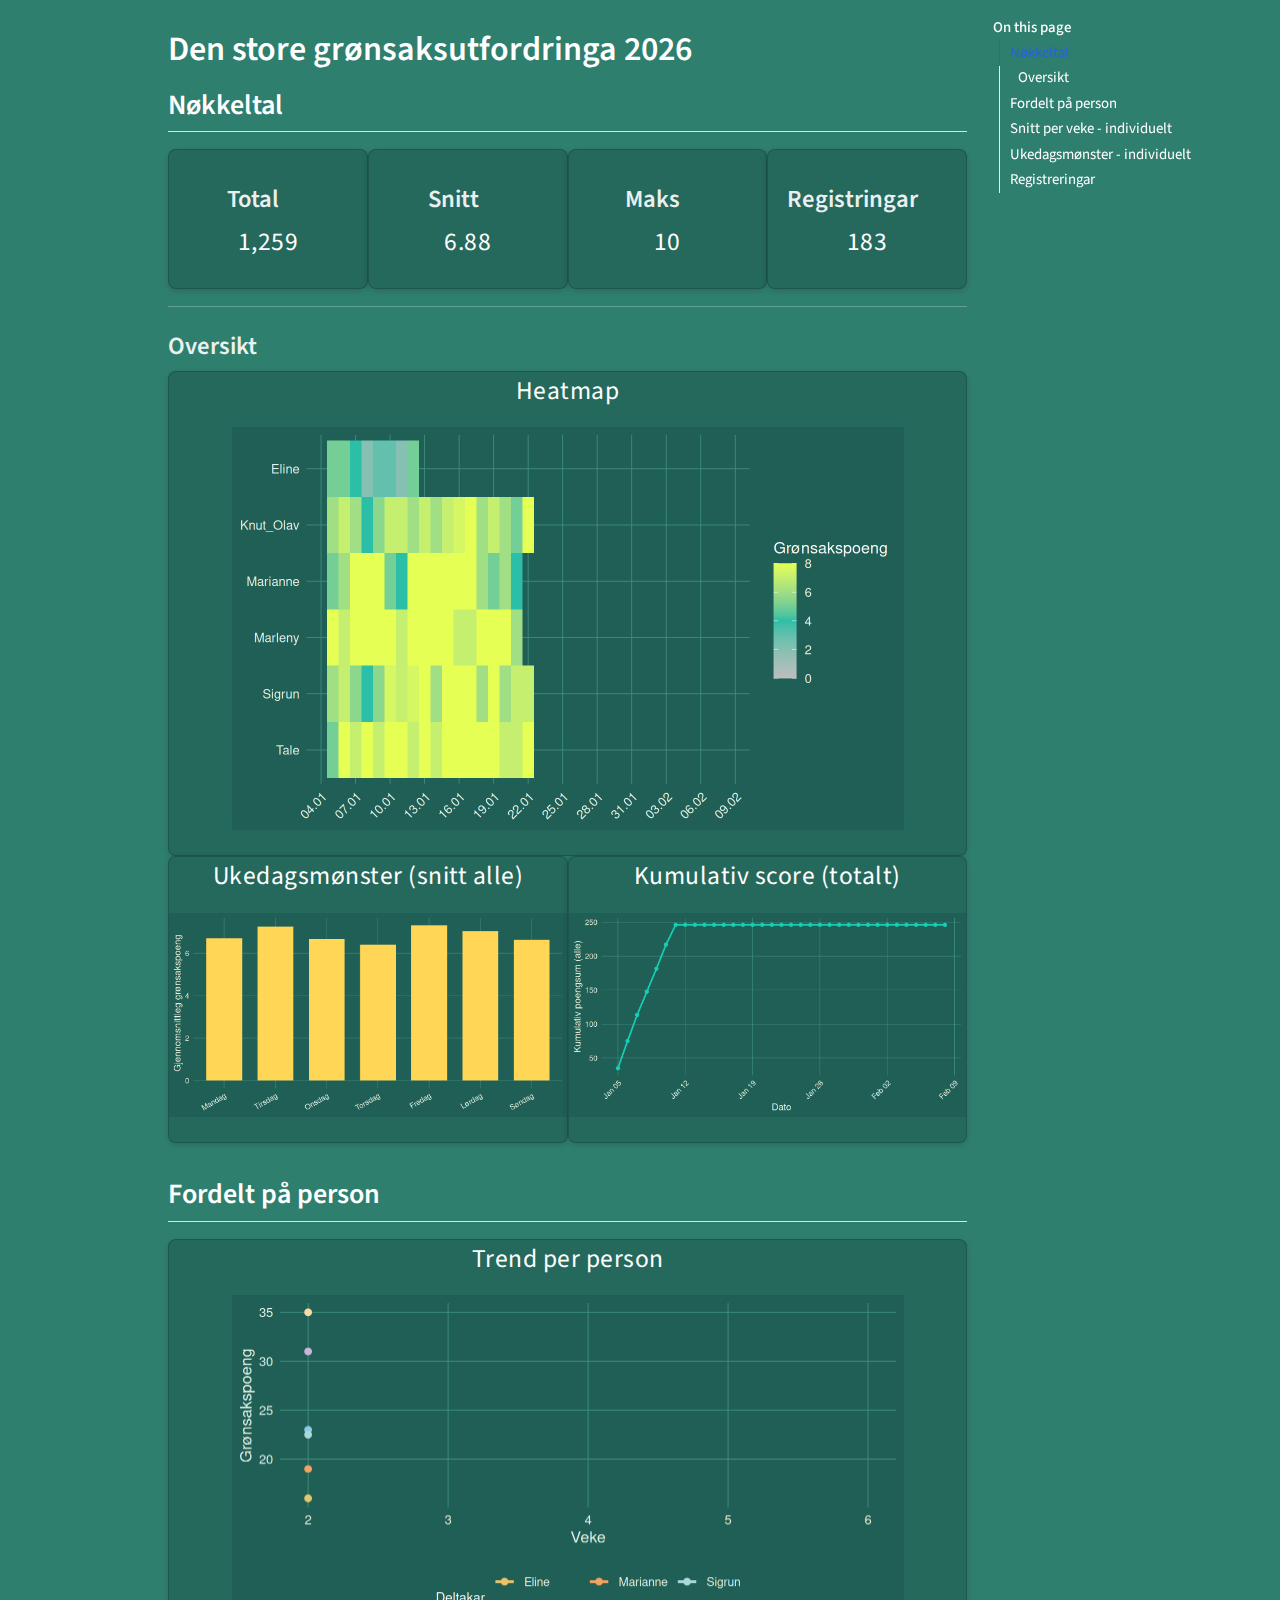
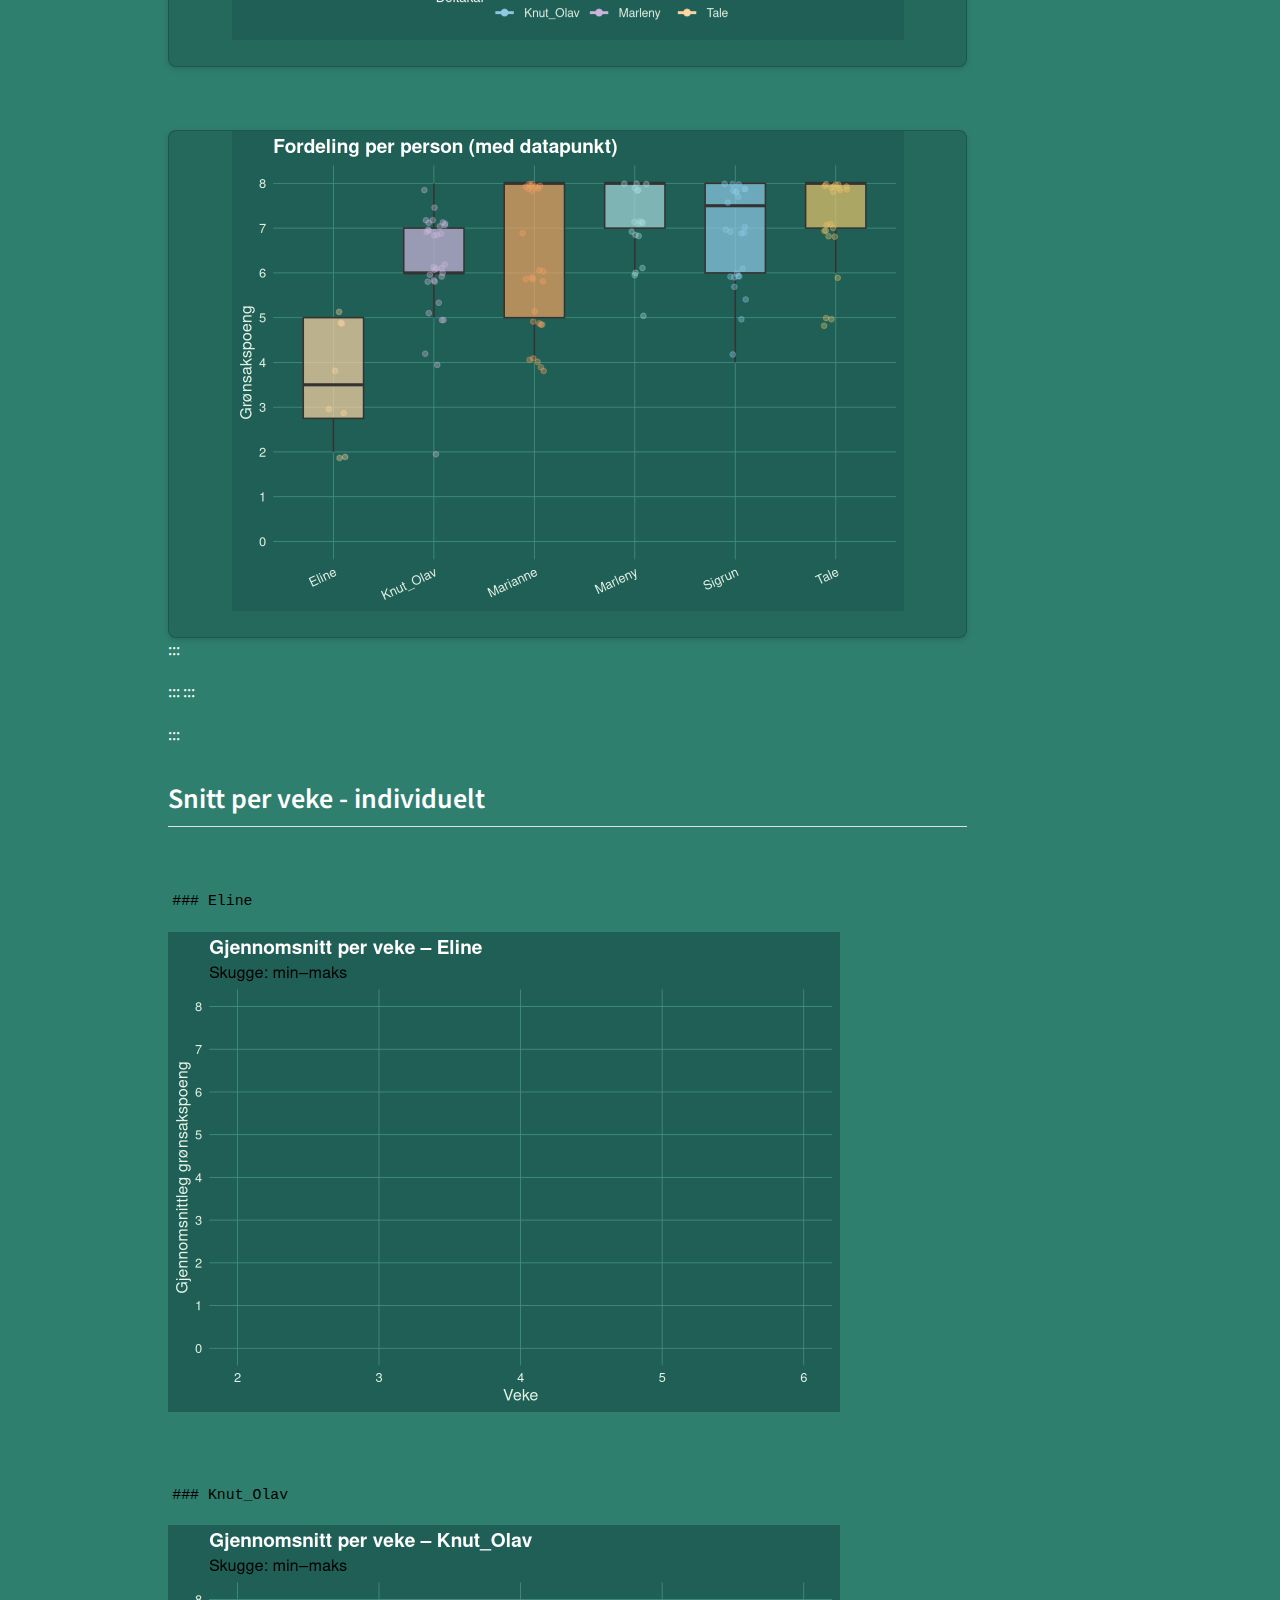
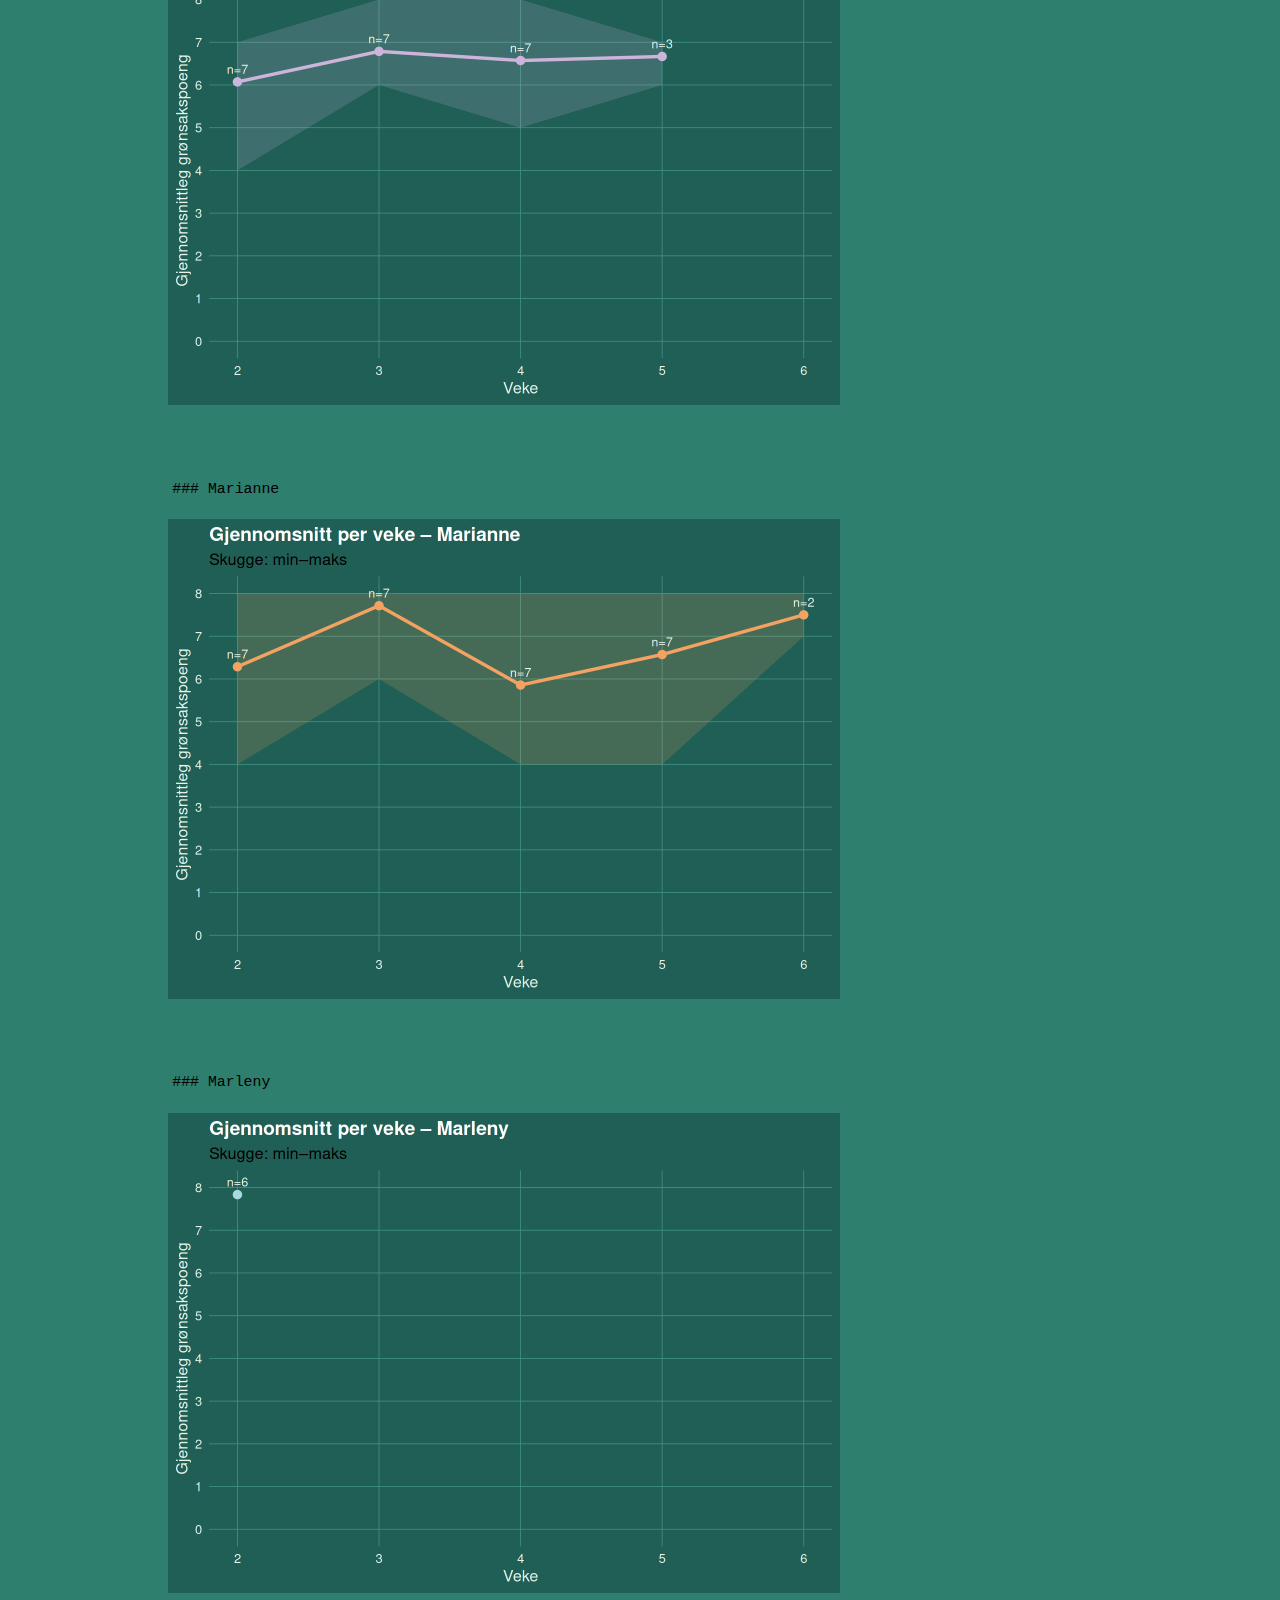
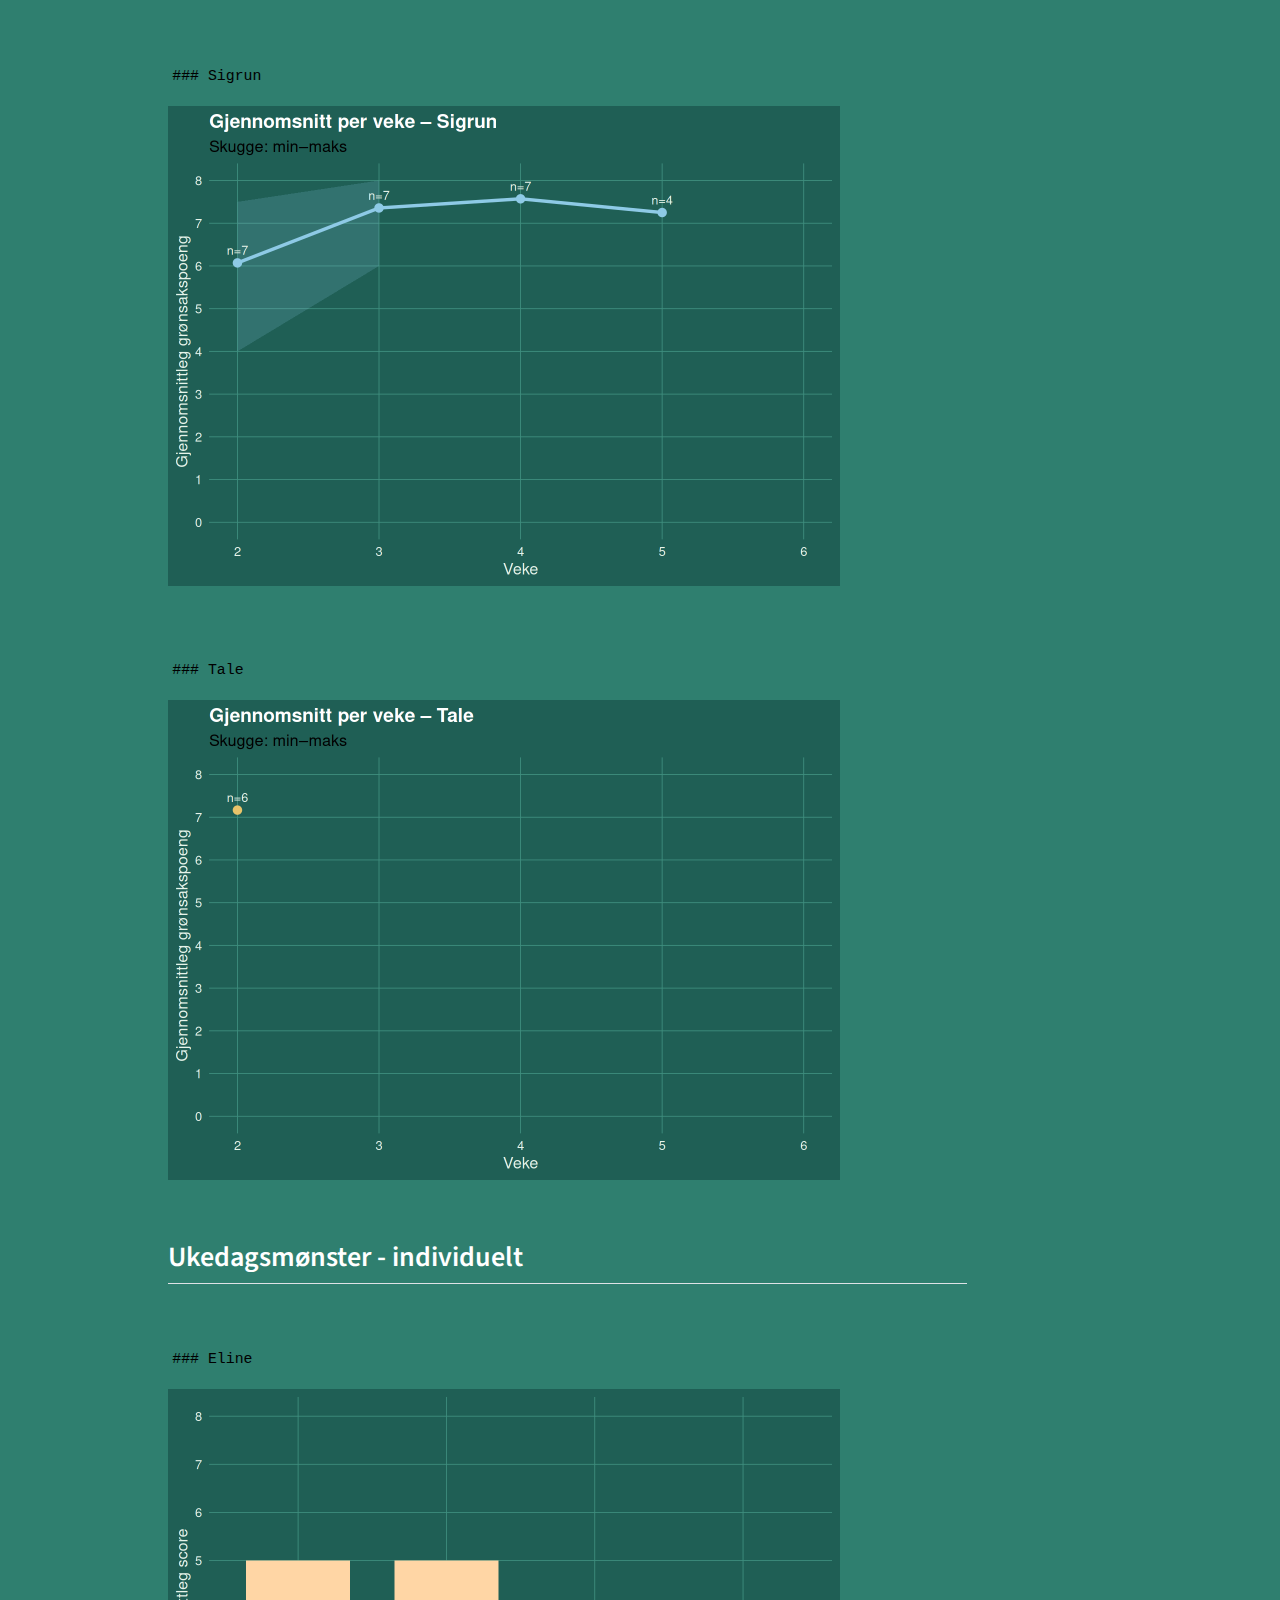
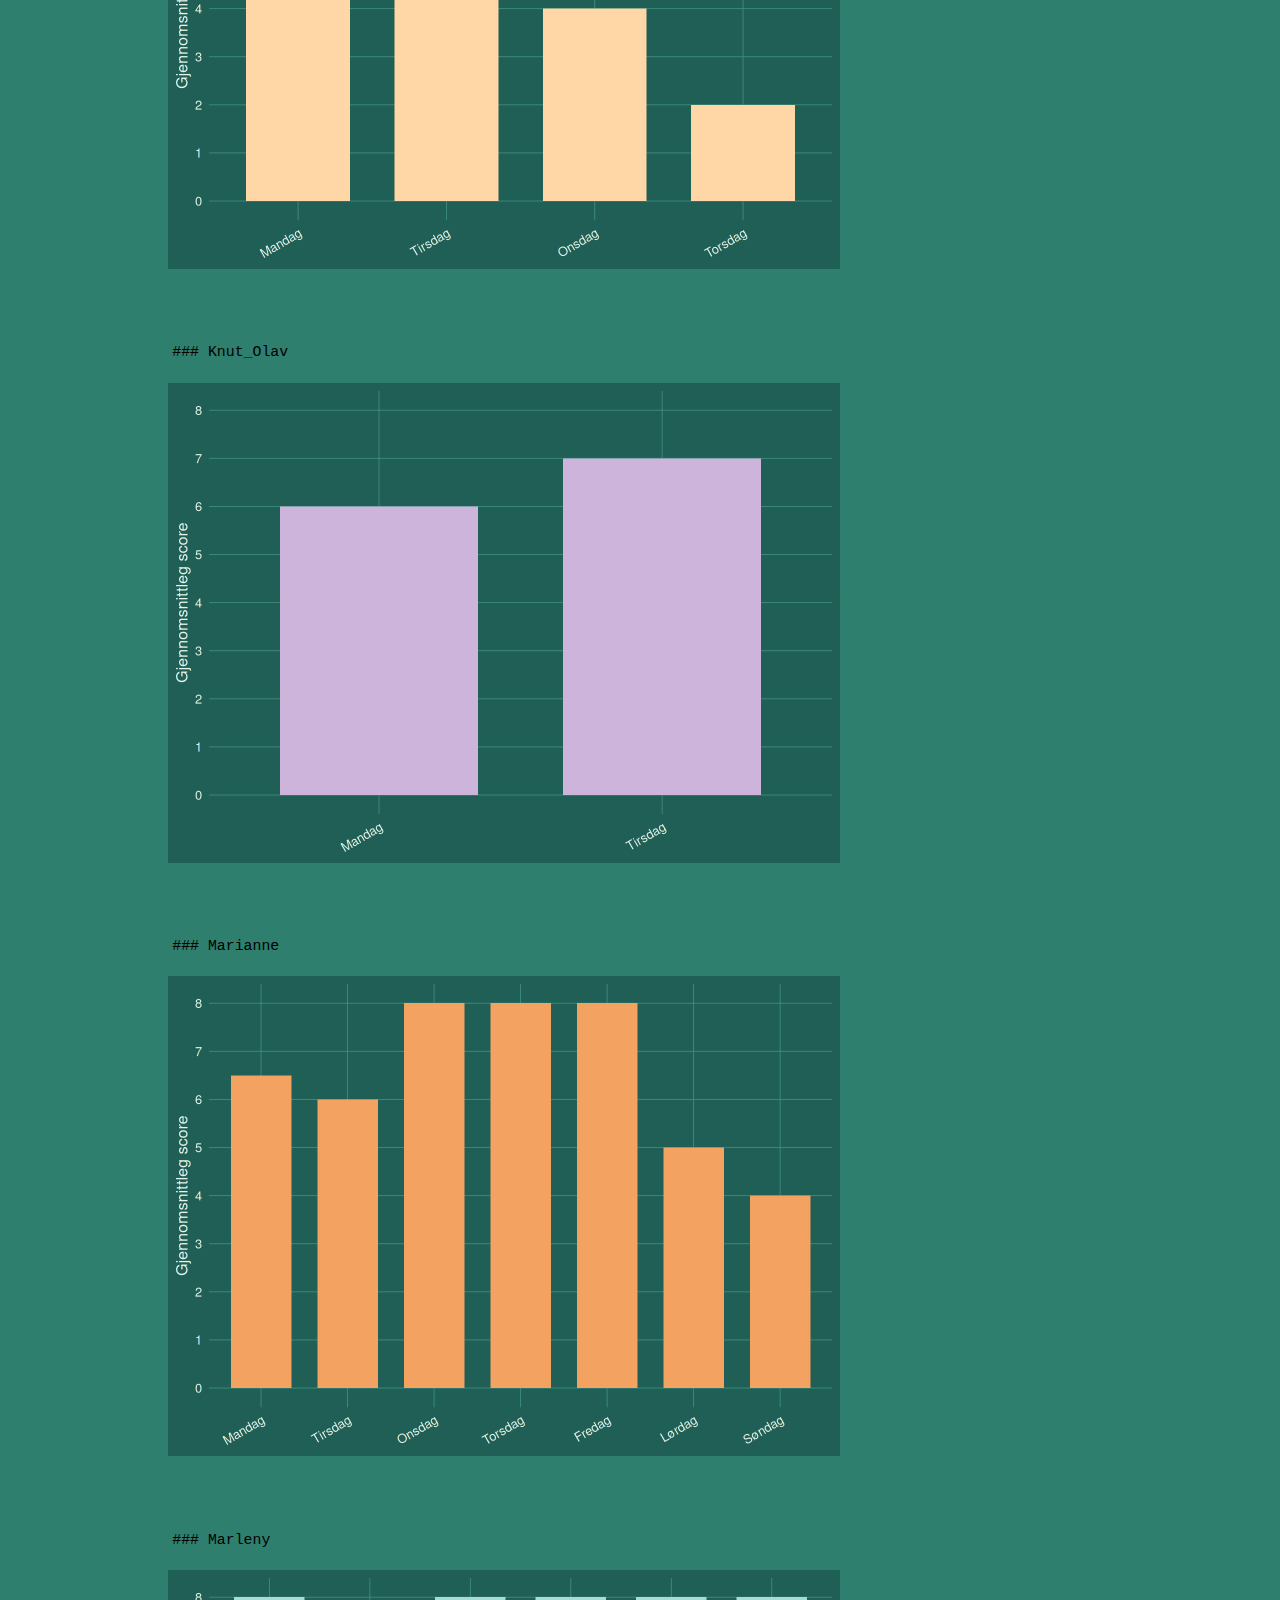
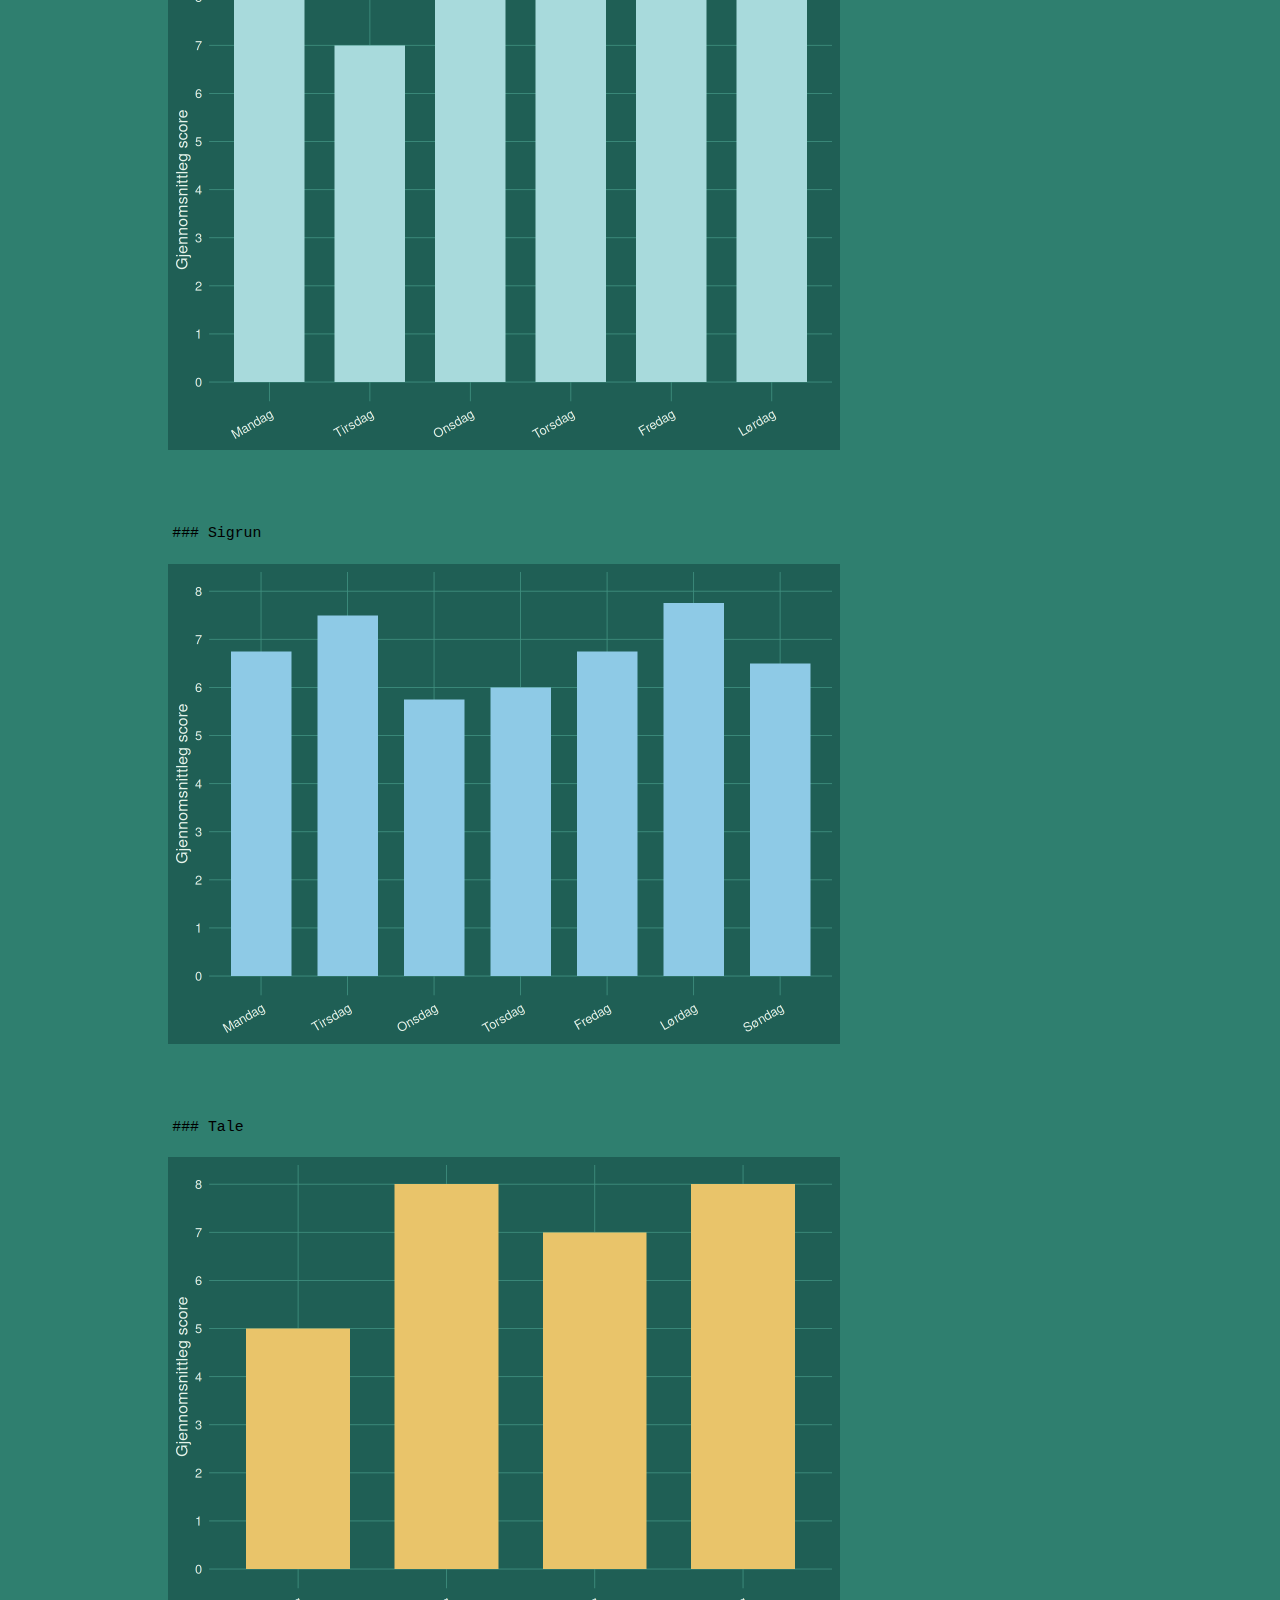
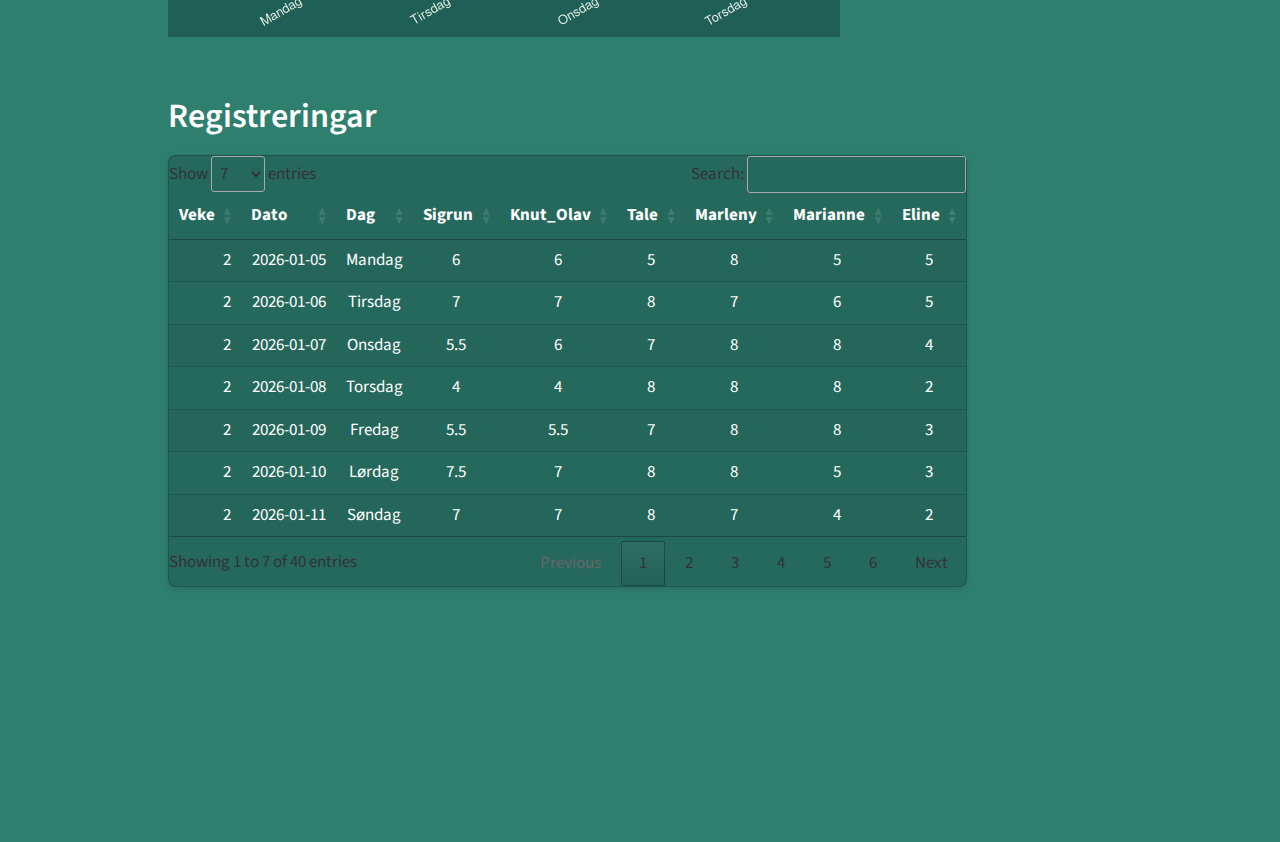
<file: docs/index.html>
<!DOCTYPE html>
<html xmlns="http://www.w3.org/1999/xhtml" lang="en" xml:lang="en"><head>

<meta charset="utf-8">
<meta name="generator" content="quarto-1.8.27">

<meta name="viewport" content="width=device-width, initial-scale=1.0, user-scalable=yes">


<title>Den store grønsaksutfordringa 2026</title>
<style>
code{white-space: pre-wrap;}
span.smallcaps{font-variant: small-caps;}
div.columns{display: flex; gap: min(4vw, 1.5em);}
div.column{flex: auto; overflow-x: auto;}
div.hanging-indent{margin-left: 1.5em; text-indent: -1.5em;}
ul.task-list{list-style: none;}
ul.task-list li input[type="checkbox"] {
  width: 0.8em;
  margin: 0 0.8em 0.2em -1em; /* quarto-specific, see https://github.com/quarto-dev/quarto-cli/issues/4556 */ 
  vertical-align: middle;
}
</style>


<script src="site_libs/quarto-nav/quarto-nav.js"></script>
<script src="site_libs/clipboard/clipboard.min.js"></script>
<script src="site_libs/quarto-search/autocomplete.umd.js"></script>
<script src="site_libs/quarto-search/fuse.min.js"></script>
<script src="site_libs/quarto-search/quarto-search.js"></script>
<meta name="quarto:offset" content="./">
<script src="site_libs/quarto-html/quarto.js" type="module"></script>
<script src="site_libs/quarto-html/tabsets/tabsets.js" type="module"></script>
<script src="site_libs/quarto-html/axe/axe-check.js" type="module"></script>
<script src="site_libs/quarto-html/popper.min.js"></script>
<script src="site_libs/quarto-html/tippy.umd.min.js"></script>
<script src="site_libs/quarto-html/anchor.min.js"></script>
<link href="site_libs/quarto-html/tippy.css" rel="stylesheet">
<link href="site_libs/quarto-html/quarto-syntax-highlighting-ed96de9b727972fe78a7b5d16c58bf87.css" rel="stylesheet" id="quarto-text-highlighting-styles">
<script src="site_libs/bootstrap/bootstrap.min.js"></script>
<link href="site_libs/bootstrap/bootstrap-icons.css" rel="stylesheet">
<link href="site_libs/bootstrap/bootstrap-afa37c5c79185640b9c231024f4fe5ea.min.css" rel="stylesheet" append-hash="true" id="quarto-bootstrap" data-mode="light">
<script id="quarto-search-options" type="application/json">{
  "location": "sidebar",
  "copy-button": false,
  "collapse-after": 3,
  "panel-placement": "start",
  "type": "textbox",
  "limit": 50,
  "keyboard-shortcut": [
    "f",
    "/",
    "s"
  ],
  "show-item-context": false,
  "language": {
    "search-no-results-text": "No results",
    "search-matching-documents-text": "matching documents",
    "search-copy-link-title": "Copy link to search",
    "search-hide-matches-text": "Hide additional matches",
    "search-more-match-text": "more match in this document",
    "search-more-matches-text": "more matches in this document",
    "search-clear-button-title": "Clear",
    "search-text-placeholder": "",
    "search-detached-cancel-button-title": "Cancel",
    "search-submit-button-title": "Submit",
    "search-label": "Search"
  }
}</script>
<link href="site_libs/htmltools-fill-0.5.9/fill.css" rel="stylesheet">
<script src="site_libs/htmlwidgets-1.6.4/htmlwidgets.js"></script>
<link href="site_libs/datatables-css-0.0.0/datatables-crosstalk.css" rel="stylesheet">
<script src="site_libs/datatables-binding-0.34.0/datatables.js"></script>
<script src="site_libs/jquery-3.6.0/jquery-3.6.0.min.js"></script>
<link href="site_libs/dt-core-1.13.6/css/jquery.dataTables.min.css" rel="stylesheet">
<link href="site_libs/dt-core-1.13.6/css/jquery.dataTables.extra.css" rel="stylesheet">
<script src="site_libs/dt-core-1.13.6/js/jquery.dataTables.min.js"></script>
<link href="site_libs/crosstalk-1.2.2/css/crosstalk.min.css" rel="stylesheet">
<script src="site_libs/crosstalk-1.2.2/js/crosstalk.min.js"></script>


<link rel="stylesheet" href="styles.css">
</head>

<body class="quarto-light">

<div id="quarto-search-results"></div>
<!-- content -->
<div id="quarto-content" class="quarto-container page-columns page-rows-contents page-layout-article">
<!-- sidebar -->
<!-- margin-sidebar -->
    <div id="quarto-margin-sidebar" class="sidebar margin-sidebar">
        <nav id="TOC" role="doc-toc" class="toc-active">
    <h2 id="toc-title">On this page</h2>
   
  <ul>
  <li><a href="#nøkkeltal" id="toc-nøkkeltal" class="nav-link active" data-scroll-target="#nøkkeltal">Nøkkeltal</a>
  <ul class="collapse">
  <li><a href="#oversikt" id="toc-oversikt" class="nav-link" data-scroll-target="#oversikt">Oversikt</a></li>
  </ul></li>
  <li><a href="#fordelt-på-person" id="toc-fordelt-på-person" class="nav-link" data-scroll-target="#fordelt-på-person">Fordelt på person</a>
  <ul class="collapse">
  <li><a href="#section" id="toc-section" class="nav-link" data-scroll-target="#section"></a></li>
  </ul></li>
  <li><a href="#snitt-per-veke---individuelt" id="toc-snitt-per-veke---individuelt" class="nav-link" data-scroll-target="#snitt-per-veke---individuelt">Snitt per veke - individuelt</a></li>
  <li><a href="#ukedagsmønster---individuelt" id="toc-ukedagsmønster---individuelt" class="nav-link" data-scroll-target="#ukedagsmønster---individuelt">Ukedagsmønster - individuelt</a></li>
  <li><a href="#registreringar" id="toc-registreringar" class="nav-link" data-scroll-target="#registreringar">Registreringar</a></li>
  </ul>
</nav>
    </div>
<!-- main -->
<main class="content" id="quarto-document-content">

<header id="title-block-header" class="quarto-title-block default">
<div class="quarto-title">
<h1 class="title">Den store grønsaksutfordringa 2026</h1>
</div>



<div class="quarto-title-meta">

    
  
    
  </div>
  


</header>


<section id="nøkkeltal" class="level2 tabset">
<h2 class="tabset anchored" data-anchor-id="nøkkeltal">Nøkkeltal</h2>
<div class="columns">
<div class="column" style="width:25%;">
<section id="total" class="level3 card">
<h3 class="anchored" data-anchor-id="total">Total</h3>
<p>1,259</p>
</section>
</div><div class="column" style="width:25%;">
<section id="snitt" class="level3 card">
<h3 class="anchored" data-anchor-id="snitt">Snitt</h3>
<p>6.88</p>
</section>
</div><div class="column" style="width:25%;">
<section id="maks" class="level3 card">
<h3 class="anchored" data-anchor-id="maks">Maks</h3>
<p>10</p>
</section>
</div><div class="column" style="width:25%;">
<section id="registringar" class="level3 card">
<h3 class="anchored" data-anchor-id="registringar">Registringar</h3>
<p>183</p>
</section>
</div>
</div>
<hr>
<section id="oversikt" class="level3">
<h3 class="anchored" data-anchor-id="oversikt">Oversikt</h3>
<div class="card">
<p>Heatmap</p>
<div class="cell">
<div class="cell-output-display">
<div>
<figure class="figure">
<p><img src="index_files/figure-html/unnamed-chunk-6-1.png" class="img-fluid figure-img" width="672"></p>
</figure>
</div>
</div>
</div>
</div>
<div class="columns">
<div class="column" style="width:50%;">
<div class="card">
<p>Ukedagsmønster (snitt alle)</p>
<div class="cell">
<div class="cell-output-display">
<div>
<figure class="figure">
<p><img src="index_files/figure-html/unnamed-chunk-7-1.png" class="img-fluid figure-img" width="672"></p>
</figure>
</div>
</div>
</div>
</div>
</div><div class="column" style="width:50%;">
<div class="card">
<p>Kumulativ score (totalt)</p>
<div class="cell">
<div class="cell-output-display">
<div>
<figure class="figure">
<p><img src="index_files/figure-html/unnamed-chunk-8-1.png" class="img-fluid figure-img" width="672"></p>
</figure>
</div>
</div>
</div>
</div>
</div>
</div>
</section>
</section>
<section id="fordelt-på-person" class="level2">
<h2 class="anchored" data-anchor-id="fordelt-på-person">Fordelt på person</h2>
<div class="card">
<p>Trend per person</p>
<div class="cell">
<div class="cell-output-display">
<div>
<figure class="figure">
<p><img src="index_files/figure-html/unnamed-chunk-9-1.png" class="img-fluid figure-img" width="672"></p>
</figure>
</div>
</div>
</div>
</div>
<section id="section" class="level3">
<h3 class="anchored" data-anchor-id="section"></h3>
<div class="card">
<div class="cell">
<div class="cell-output-display">
<div>
<figure class="figure">
<p><img src="index_files/figure-html/unnamed-chunk-10-1.png" class="img-fluid figure-img" width="672"></p>
</figure>
</div>
</div>
</div>
</div>
<p>:::</p>
<p>::: :::</p>
<p>:::</p>
</section>
</section>
<section id="snitt-per-veke---individuelt" class="level2 tabset">
<h2 class="tabset anchored" data-anchor-id="snitt-per-veke---individuelt">Snitt per veke - individuelt</h2>
<div class="cell">
<div class="cell-output cell-output-stdout">
<pre><code>

### Eline</code></pre>
</div>
<div class="cell-output-display">
<div>
<figure class="figure">
<p><img src="index_files/figure-html/unnamed-chunk-11-1.png" class="img-fluid figure-img" width="672"></p>
</figure>
</div>
</div>
<div class="cell-output cell-output-stdout">
<pre><code>

### Knut_Olav</code></pre>
</div>
<div class="cell-output-display">
<div>
<figure class="figure">
<p><img src="index_files/figure-html/unnamed-chunk-11-2.png" class="img-fluid figure-img" width="672"></p>
</figure>
</div>
</div>
<div class="cell-output cell-output-stdout">
<pre><code>

### Marianne</code></pre>
</div>
<div class="cell-output-display">
<div>
<figure class="figure">
<p><img src="index_files/figure-html/unnamed-chunk-11-3.png" class="img-fluid figure-img" width="672"></p>
</figure>
</div>
</div>
<div class="cell-output cell-output-stdout">
<pre><code>

### Marleny</code></pre>
</div>
<div class="cell-output-display">
<div>
<figure class="figure">
<p><img src="index_files/figure-html/unnamed-chunk-11-4.png" class="img-fluid figure-img" width="672"></p>
</figure>
</div>
</div>
<div class="cell-output cell-output-stdout">
<pre><code>

### Sigrun</code></pre>
</div>
<div class="cell-output-display">
<div>
<figure class="figure">
<p><img src="index_files/figure-html/unnamed-chunk-11-5.png" class="img-fluid figure-img" width="672"></p>
</figure>
</div>
</div>
<div class="cell-output cell-output-stdout">
<pre><code>

### Tale</code></pre>
</div>
<div class="cell-output-display">
<div>
<figure class="figure">
<p><img src="index_files/figure-html/unnamed-chunk-11-6.png" class="img-fluid figure-img" width="672"></p>
</figure>
</div>
</div>
</div>
</section>
<section id="ukedagsmønster---individuelt" class="level2 tabset">
<h2 class="tabset anchored" data-anchor-id="ukedagsmønster---individuelt">Ukedagsmønster - individuelt</h2>
<div class="cell">
<div class="cell-output cell-output-stdout">
<pre><code>

### Eline</code></pre>
</div>
<div class="cell-output-display">
<div>
<figure class="figure">
<p><img src="index_files/figure-html/unnamed-chunk-12-1.png" class="img-fluid figure-img" width="672"></p>
</figure>
</div>
</div>
<div class="cell-output cell-output-stdout">
<pre><code>

### Knut_Olav</code></pre>
</div>
<div class="cell-output-display">
<div>
<figure class="figure">
<p><img src="index_files/figure-html/unnamed-chunk-12-2.png" class="img-fluid figure-img" width="672"></p>
</figure>
</div>
</div>
<div class="cell-output cell-output-stdout">
<pre><code>

### Marianne</code></pre>
</div>
<div class="cell-output-display">
<div>
<figure class="figure">
<p><img src="index_files/figure-html/unnamed-chunk-12-3.png" class="img-fluid figure-img" width="672"></p>
</figure>
</div>
</div>
<div class="cell-output cell-output-stdout">
<pre><code>

### Marleny</code></pre>
</div>
<div class="cell-output-display">
<div>
<figure class="figure">
<p><img src="index_files/figure-html/unnamed-chunk-12-4.png" class="img-fluid figure-img" width="672"></p>
</figure>
</div>
</div>
<div class="cell-output cell-output-stdout">
<pre><code>

### Sigrun</code></pre>
</div>
<div class="cell-output-display">
<div>
<figure class="figure">
<p><img src="index_files/figure-html/unnamed-chunk-12-5.png" class="img-fluid figure-img" width="672"></p>
</figure>
</div>
</div>
<div class="cell-output cell-output-stdout">
<pre><code>

### Tale</code></pre>
</div>
<div class="cell-output-display">
<div>
<figure class="figure">
<p><img src="index_files/figure-html/unnamed-chunk-12-6.png" class="img-fluid figure-img" width="672"></p>
</figure>
</div>
</div>
</div>
</section>
<section id="registreringar" class="level1">
<h1>Registreringar</h1>
<div class="card">
<div class="cell">
<div class="cell-output-display">
<div class="datatables html-widget html-fill-item" id="htmlwidget-39523d2034b22581926a" style="width:100%;height:auto;"></div>
<script type="application/json" data-for="htmlwidget-39523d2034b22581926a">{"x":{"filter":"none","vertical":false,"data":[[2,2,2,2,2,2,2,3,3,3,3,3,3,3,4,4,4,4,4,4,4,5,5,5,5,5,5,5,6,6,6,6,6,6,6,null,null,null,null,null],["2026-01-05","2026-01-06","2026-01-07","2026-01-08","2026-01-09","2026-01-10","2026-01-11","2026-01-12","2026-01-13","2026-01-14","2026-01-15","2026-01-16","2026-01-17","2026-01-18","2026-01-19","2026-01-20","2026-01-21","2026-01-22","2026-01-23","2026-01-24","2026-01-25","2026-01-26","2026-01-27","2026-01-28","2026-01-29","2026-01-30","2026-01-31","2026-02-01","2026-02-02","2026-02-03","2026-02-04","2026-02-05","2026-02-06","2026-02-07","2026-02-08",null,null,null,null,null],["Mandag","Tirsdag","Onsdag","Torsdag","Fredag","Lørdag","Søndag","Mandag","Tirsdag","Onsdag","Torsdag","Fredag","Lørdag","Søndag","Mandag","Tirsdag","Onsdag","Torsdag","Fredag","Lørdag","Søndag","Mandag","Tirsdag","Onsdag","Torsdag","Fredag","Lørdag","Søndag","Mandag","Tirsdag","Onsdag","Torsdag","Fredag","Lørdag","Søndag",null,null,null,null,null],["6","7","5.5","4","5.5","7.5","7","7.5","8","6","8","8","8","6","8","6","7","7","9","8","8","6","10","8","5","7","6","9","8","8","8","8","8","8","8",null,null,null,null,null],["6","7","6","4","5.5","7","7","6","7","6","7","7.5","8","6","7","6","5","8","7","6","7","6","7","7","2","7","4","6","7","6","6","8","7","5","5",null,null,null,null,null],["5","8","7","8","7","8","8","7","8","7","8","8","8","8","8","7","7","8","8","7","8","8","8","8","8","8","6","8","8","8","8","8","8","5","5",null,null,null,null,null],["8","7","8","8","8","8","7","8","8","8","8","7","7","8","8","8","6","7","8","8","8","8","8","8","8","7","7","6","5","6","8","8","8","8","7",null,null,null,null,null],["5","6","8","8","8","5","4","8","8","8","8","8","8","6","5","6","4","6","8","6","6","8","8","8","4","8","5","5","7","8","8","8","8","4","4",null,null,null,null,null],["5","5","4","2","3","3","2","5",null,null,null,null,null,null,null,null,null,null,null,null,null,null,null,null,null,null,null,null,null,null,null,null,null,null,null,null,null,null,null,null]],"container":"<table class=\"display\">\n  <thead>\n    <tr>\n      <th>Veke<\/th>\n      <th>Dato<\/th>\n      <th>Dag<\/th>\n      <th>Sigrun<\/th>\n      <th>Knut_Olav<\/th>\n      <th>Tale<\/th>\n      <th>Marleny<\/th>\n      <th>Marianne<\/th>\n      <th>Eline<\/th>\n    <\/tr>\n  <\/thead>\n<\/table>","options":{"pageLength":7,"scrollX":true,"columnDefs":[{"className":"dt-right","targets":0},{"name":"Veke","targets":0},{"name":"Dato","targets":1},{"name":"Dag","targets":2},{"name":"Sigrun","targets":3},{"name":"Knut_Olav","targets":4},{"name":"Tale","targets":5},{"name":"Marleny","targets":6},{"name":"Marianne","targets":7},{"name":"Eline","targets":8}],"order":[],"autoWidth":false,"orderClasses":false,"lengthMenu":[7,10,25,50,100]}},"evals":[],"jsHooks":[]}</script>
</div>
</div>
</div>


</section>

</main> <!-- /main -->
<script id="quarto-html-after-body" type="application/javascript">
  window.document.addEventListener("DOMContentLoaded", function (event) {
    const icon = "";
    const anchorJS = new window.AnchorJS();
    anchorJS.options = {
      placement: 'right',
      icon: icon
    };
    anchorJS.add('.anchored');
    const isCodeAnnotation = (el) => {
      for (const clz of el.classList) {
        if (clz.startsWith('code-annotation-')) {                     
          return true;
        }
      }
      return false;
    }
    const onCopySuccess = function(e) {
      // button target
      const button = e.trigger;
      // don't keep focus
      button.blur();
      // flash "checked"
      button.classList.add('code-copy-button-checked');
      var currentTitle = button.getAttribute("title");
      button.setAttribute("title", "Copied!");
      let tooltip;
      if (window.bootstrap) {
        button.setAttribute("data-bs-toggle", "tooltip");
        button.setAttribute("data-bs-placement", "left");
        button.setAttribute("data-bs-title", "Copied!");
        tooltip = new bootstrap.Tooltip(button, 
          { trigger: "manual", 
            customClass: "code-copy-button-tooltip",
            offset: [0, -8]});
        tooltip.show();    
      }
      setTimeout(function() {
        if (tooltip) {
          tooltip.hide();
          button.removeAttribute("data-bs-title");
          button.removeAttribute("data-bs-toggle");
          button.removeAttribute("data-bs-placement");
        }
        button.setAttribute("title", currentTitle);
        button.classList.remove('code-copy-button-checked');
      }, 1000);
      // clear code selection
      e.clearSelection();
    }
    const getTextToCopy = function(trigger) {
      const outerScaffold = trigger.parentElement.cloneNode(true);
      const codeEl = outerScaffold.querySelector('code');
      for (const childEl of codeEl.children) {
        if (isCodeAnnotation(childEl)) {
          childEl.remove();
        }
      }
      return codeEl.innerText;
    }
    const clipboard = new window.ClipboardJS('.code-copy-button:not([data-in-quarto-modal])', {
      text: getTextToCopy
    });
    clipboard.on('success', onCopySuccess);
    if (window.document.getElementById('quarto-embedded-source-code-modal')) {
      const clipboardModal = new window.ClipboardJS('.code-copy-button[data-in-quarto-modal]', {
        text: getTextToCopy,
        container: window.document.getElementById('quarto-embedded-source-code-modal')
      });
      clipboardModal.on('success', onCopySuccess);
    }
      var localhostRegex = new RegExp(/^(?:http|https):\/\/localhost\:?[0-9]*\//);
      var mailtoRegex = new RegExp(/^mailto:/);
        var filterRegex = new RegExp('/' + window.location.host + '/');
      var isInternal = (href) => {
          return filterRegex.test(href) || localhostRegex.test(href) || mailtoRegex.test(href);
      }
      // Inspect non-navigation links and adorn them if external
     var links = window.document.querySelectorAll('a[href]:not(.nav-link):not(.navbar-brand):not(.toc-action):not(.sidebar-link):not(.sidebar-item-toggle):not(.pagination-link):not(.no-external):not([aria-hidden]):not(.dropdown-item):not(.quarto-navigation-tool):not(.about-link)');
      for (var i=0; i<links.length; i++) {
        const link = links[i];
        if (!isInternal(link.href)) {
          // undo the damage that might have been done by quarto-nav.js in the case of
          // links that we want to consider external
          if (link.dataset.originalHref !== undefined) {
            link.href = link.dataset.originalHref;
          }
        }
      }
    function tippyHover(el, contentFn, onTriggerFn, onUntriggerFn) {
      const config = {
        allowHTML: true,
        maxWidth: 500,
        delay: 100,
        arrow: false,
        appendTo: function(el) {
            return el.parentElement;
        },
        interactive: true,
        interactiveBorder: 10,
        theme: 'quarto',
        placement: 'bottom-start',
      };
      if (contentFn) {
        config.content = contentFn;
      }
      if (onTriggerFn) {
        config.onTrigger = onTriggerFn;
      }
      if (onUntriggerFn) {
        config.onUntrigger = onUntriggerFn;
      }
      window.tippy(el, config); 
    }
    const noterefs = window.document.querySelectorAll('a[role="doc-noteref"]');
    for (var i=0; i<noterefs.length; i++) {
      const ref = noterefs[i];
      tippyHover(ref, function() {
        // use id or data attribute instead here
        let href = ref.getAttribute('data-footnote-href') || ref.getAttribute('href');
        try { href = new URL(href).hash; } catch {}
        const id = href.replace(/^#\/?/, "");
        const note = window.document.getElementById(id);
        if (note) {
          return note.innerHTML;
        } else {
          return "";
        }
      });
    }
    const xrefs = window.document.querySelectorAll('a.quarto-xref');
    const processXRef = (id, note) => {
      // Strip column container classes
      const stripColumnClz = (el) => {
        el.classList.remove("page-full", "page-columns");
        if (el.children) {
          for (const child of el.children) {
            stripColumnClz(child);
          }
        }
      }
      stripColumnClz(note)
      if (id === null || id.startsWith('sec-')) {
        // Special case sections, only their first couple elements
        const container = document.createElement("div");
        if (note.children && note.children.length > 2) {
          container.appendChild(note.children[0].cloneNode(true));
          for (let i = 1; i < note.children.length; i++) {
            const child = note.children[i];
            if (child.tagName === "P" && child.innerText === "") {
              continue;
            } else {
              container.appendChild(child.cloneNode(true));
              break;
            }
          }
          if (window.Quarto?.typesetMath) {
            window.Quarto.typesetMath(container);
          }
          return container.innerHTML
        } else {
          if (window.Quarto?.typesetMath) {
            window.Quarto.typesetMath(note);
          }
          return note.innerHTML;
        }
      } else {
        // Remove any anchor links if they are present
        const anchorLink = note.querySelector('a.anchorjs-link');
        if (anchorLink) {
          anchorLink.remove();
        }
        if (window.Quarto?.typesetMath) {
          window.Quarto.typesetMath(note);
        }
        if (note.classList.contains("callout")) {
          return note.outerHTML;
        } else {
          return note.innerHTML;
        }
      }
    }
    for (var i=0; i<xrefs.length; i++) {
      const xref = xrefs[i];
      tippyHover(xref, undefined, function(instance) {
        instance.disable();
        let url = xref.getAttribute('href');
        let hash = undefined; 
        if (url.startsWith('#')) {
          hash = url;
        } else {
          try { hash = new URL(url).hash; } catch {}
        }
        if (hash) {
          const id = hash.replace(/^#\/?/, "");
          const note = window.document.getElementById(id);
          if (note !== null) {
            try {
              const html = processXRef(id, note.cloneNode(true));
              instance.setContent(html);
            } finally {
              instance.enable();
              instance.show();
            }
          } else {
            // See if we can fetch this
            fetch(url.split('#')[0])
            .then(res => res.text())
            .then(html => {
              const parser = new DOMParser();
              const htmlDoc = parser.parseFromString(html, "text/html");
              const note = htmlDoc.getElementById(id);
              if (note !== null) {
                const html = processXRef(id, note);
                instance.setContent(html);
              } 
            }).finally(() => {
              instance.enable();
              instance.show();
            });
          }
        } else {
          // See if we can fetch a full url (with no hash to target)
          // This is a special case and we should probably do some content thinning / targeting
          fetch(url)
          .then(res => res.text())
          .then(html => {
            const parser = new DOMParser();
            const htmlDoc = parser.parseFromString(html, "text/html");
            const note = htmlDoc.querySelector('main.content');
            if (note !== null) {
              // This should only happen for chapter cross references
              // (since there is no id in the URL)
              // remove the first header
              if (note.children.length > 0 && note.children[0].tagName === "HEADER") {
                note.children[0].remove();
              }
              const html = processXRef(null, note);
              instance.setContent(html);
            } 
          }).finally(() => {
            instance.enable();
            instance.show();
          });
        }
      }, function(instance) {
      });
    }
        let selectedAnnoteEl;
        const selectorForAnnotation = ( cell, annotation) => {
          let cellAttr = 'data-code-cell="' + cell + '"';
          let lineAttr = 'data-code-annotation="' +  annotation + '"';
          const selector = 'span[' + cellAttr + '][' + lineAttr + ']';
          return selector;
        }
        const selectCodeLines = (annoteEl) => {
          const doc = window.document;
          const targetCell = annoteEl.getAttribute("data-target-cell");
          const targetAnnotation = annoteEl.getAttribute("data-target-annotation");
          const annoteSpan = window.document.querySelector(selectorForAnnotation(targetCell, targetAnnotation));
          const lines = annoteSpan.getAttribute("data-code-lines").split(",");
          const lineIds = lines.map((line) => {
            return targetCell + "-" + line;
          })
          let top = null;
          let height = null;
          let parent = null;
          if (lineIds.length > 0) {
              //compute the position of the single el (top and bottom and make a div)
              const el = window.document.getElementById(lineIds[0]);
              top = el.offsetTop;
              height = el.offsetHeight;
              parent = el.parentElement.parentElement;
            if (lineIds.length > 1) {
              const lastEl = window.document.getElementById(lineIds[lineIds.length - 1]);
              const bottom = lastEl.offsetTop + lastEl.offsetHeight;
              height = bottom - top;
            }
            if (top !== null && height !== null && parent !== null) {
              // cook up a div (if necessary) and position it 
              let div = window.document.getElementById("code-annotation-line-highlight");
              if (div === null) {
                div = window.document.createElement("div");
                div.setAttribute("id", "code-annotation-line-highlight");
                div.style.position = 'absolute';
                parent.appendChild(div);
              }
              div.style.top = top - 2 + "px";
              div.style.height = height + 4 + "px";
              div.style.left = 0;
              let gutterDiv = window.document.getElementById("code-annotation-line-highlight-gutter");
              if (gutterDiv === null) {
                gutterDiv = window.document.createElement("div");
                gutterDiv.setAttribute("id", "code-annotation-line-highlight-gutter");
                gutterDiv.style.position = 'absolute';
                const codeCell = window.document.getElementById(targetCell);
                const gutter = codeCell.querySelector('.code-annotation-gutter');
                gutter.appendChild(gutterDiv);
              }
              gutterDiv.style.top = top - 2 + "px";
              gutterDiv.style.height = height + 4 + "px";
            }
            selectedAnnoteEl = annoteEl;
          }
        };
        const unselectCodeLines = () => {
          const elementsIds = ["code-annotation-line-highlight", "code-annotation-line-highlight-gutter"];
          elementsIds.forEach((elId) => {
            const div = window.document.getElementById(elId);
            if (div) {
              div.remove();
            }
          });
          selectedAnnoteEl = undefined;
        };
          // Handle positioning of the toggle
      window.addEventListener(
        "resize",
        throttle(() => {
          elRect = undefined;
          if (selectedAnnoteEl) {
            selectCodeLines(selectedAnnoteEl);
          }
        }, 10)
      );
      function throttle(fn, ms) {
      let throttle = false;
      let timer;
        return (...args) => {
          if(!throttle) { // first call gets through
              fn.apply(this, args);
              throttle = true;
          } else { // all the others get throttled
              if(timer) clearTimeout(timer); // cancel #2
              timer = setTimeout(() => {
                fn.apply(this, args);
                timer = throttle = false;
              }, ms);
          }
        };
      }
        // Attach click handler to the DT
        const annoteDls = window.document.querySelectorAll('dt[data-target-cell]');
        for (const annoteDlNode of annoteDls) {
          annoteDlNode.addEventListener('click', (event) => {
            const clickedEl = event.target;
            if (clickedEl !== selectedAnnoteEl) {
              unselectCodeLines();
              const activeEl = window.document.querySelector('dt[data-target-cell].code-annotation-active');
              if (activeEl) {
                activeEl.classList.remove('code-annotation-active');
              }
              selectCodeLines(clickedEl);
              clickedEl.classList.add('code-annotation-active');
            } else {
              // Unselect the line
              unselectCodeLines();
              clickedEl.classList.remove('code-annotation-active');
            }
          });
        }
    const findCites = (el) => {
      const parentEl = el.parentElement;
      if (parentEl) {
        const cites = parentEl.dataset.cites;
        if (cites) {
          return {
            el,
            cites: cites.split(' ')
          };
        } else {
          return findCites(el.parentElement)
        }
      } else {
        return undefined;
      }
    };
    var bibliorefs = window.document.querySelectorAll('a[role="doc-biblioref"]');
    for (var i=0; i<bibliorefs.length; i++) {
      const ref = bibliorefs[i];
      const citeInfo = findCites(ref);
      if (citeInfo) {
        tippyHover(citeInfo.el, function() {
          var popup = window.document.createElement('div');
          citeInfo.cites.forEach(function(cite) {
            var citeDiv = window.document.createElement('div');
            citeDiv.classList.add('hanging-indent');
            citeDiv.classList.add('csl-entry');
            var biblioDiv = window.document.getElementById('ref-' + cite);
            if (biblioDiv) {
              citeDiv.innerHTML = biblioDiv.innerHTML;
            }
            popup.appendChild(citeDiv);
          });
          return popup.innerHTML;
        });
      }
    }
  });
  </script>
</div> <!-- /content -->




</body></html>
</file>
<file: docs/site_libs/quarto-html/tippy.css>
.tippy-box[data-animation=fade][data-state=hidden]{opacity:0}[data-tippy-root]{max-width:calc(100vw - 10px)}.tippy-box{position:relative;background-color:#333;color:#fff;border-radius:4px;font-size:14px;line-height:1.4;white-space:normal;outline:0;transition-property:transform,visibility,opacity}.tippy-box[data-placement^=top]>.tippy-arrow{bottom:0}.tippy-box[data-placement^=top]>.tippy-arrow:before{bottom:-7px;left:0;border-width:8px 8px 0;border-top-color:initial;transform-origin:center top}.tippy-box[data-placement^=bottom]>.tippy-arrow{top:0}.tippy-box[data-placement^=bottom]>.tippy-arrow:before{top:-7px;left:0;border-width:0 8px 8px;border-bottom-color:initial;transform-origin:center bottom}.tippy-box[data-placement^=left]>.tippy-arrow{right:0}.tippy-box[data-placement^=left]>.tippy-arrow:before{border-width:8px 0 8px 8px;border-left-color:initial;right:-7px;transform-origin:center left}.tippy-box[data-placement^=right]>.tippy-arrow{left:0}.tippy-box[data-placement^=right]>.tippy-arrow:before{left:-7px;border-width:8px 8px 8px 0;border-right-color:initial;transform-origin:center right}.tippy-box[data-inertia][data-state=visible]{transition-timing-function:cubic-bezier(.54,1.5,.38,1.11)}.tippy-arrow{width:16px;height:16px;color:#333}.tippy-arrow:before{content:"";position:absolute;border-color:transparent;border-style:solid}.tippy-content{position:relative;padding:5px 9px;z-index:1}
</file>
<file: docs/site_libs/quarto-html/quarto-syntax-highlighting-ed96de9b727972fe78a7b5d16c58bf87.css>
/* quarto syntax highlight colors */
:root {
  --quarto-hl-ot-color: #003B4F;
  --quarto-hl-at-color: #657422;
  --quarto-hl-ss-color: #20794D;
  --quarto-hl-an-color: #5E5E5E;
  --quarto-hl-fu-color: #4758AB;
  --quarto-hl-st-color: #20794D;
  --quarto-hl-cf-color: #003B4F;
  --quarto-hl-op-color: #5E5E5E;
  --quarto-hl-er-color: #AD0000;
  --quarto-hl-bn-color: #AD0000;
  --quarto-hl-al-color: #AD0000;
  --quarto-hl-va-color: #111111;
  --quarto-hl-bu-color: inherit;
  --quarto-hl-ex-color: inherit;
  --quarto-hl-pp-color: #AD0000;
  --quarto-hl-in-color: #5E5E5E;
  --quarto-hl-vs-color: #20794D;
  --quarto-hl-wa-color: #5E5E5E;
  --quarto-hl-do-color: #5E5E5E;
  --quarto-hl-im-color: #00769E;
  --quarto-hl-ch-color: #20794D;
  --quarto-hl-dt-color: #AD0000;
  --quarto-hl-fl-color: #AD0000;
  --quarto-hl-co-color: #5E5E5E;
  --quarto-hl-cv-color: #5E5E5E;
  --quarto-hl-cn-color: #8f5902;
  --quarto-hl-sc-color: #5E5E5E;
  --quarto-hl-dv-color: #AD0000;
  --quarto-hl-kw-color: #003B4F;
}

/* other quarto variables */
:root {
  --quarto-font-monospace: SFMono-Regular, Menlo, Monaco, Consolas, "Liberation Mono", "Courier New", monospace;
}

/* syntax highlight based on Pandoc's rules */
pre > code.sourceCode > span {
  color: #003B4F;
}

code.sourceCode > span {
  color: #003B4F;
}

div.sourceCode,
div.sourceCode pre.sourceCode {
  color: #003B4F;
}

/* Normal */
code span {
  color: #003B4F;
}

/* Alert */
code span.al {
  color: #AD0000;
  font-style: inherit;
}

/* Annotation */
code span.an {
  color: #5E5E5E;
  font-style: inherit;
}

/* Attribute */
code span.at {
  color: #657422;
  font-style: inherit;
}

/* BaseN */
code span.bn {
  color: #AD0000;
  font-style: inherit;
}

/* BuiltIn */
code span.bu {
  font-style: inherit;
}

/* ControlFlow */
code span.cf {
  color: #003B4F;
  font-weight: bold;
  font-style: inherit;
}

/* Char */
code span.ch {
  color: #20794D;
  font-style: inherit;
}

/* Constant */
code span.cn {
  color: #8f5902;
  font-style: inherit;
}

/* Comment */
code span.co {
  color: #5E5E5E;
  font-style: inherit;
}

/* CommentVar */
code span.cv {
  color: #5E5E5E;
  font-style: italic;
}

/* Documentation */
code span.do {
  color: #5E5E5E;
  font-style: italic;
}

/* DataType */
code span.dt {
  color: #AD0000;
  font-style: inherit;
}

/* DecVal */
code span.dv {
  color: #AD0000;
  font-style: inherit;
}

/* Error */
code span.er {
  color: #AD0000;
  font-style: inherit;
}

/* Extension */
code span.ex {
  font-style: inherit;
}

/* Float */
code span.fl {
  color: #AD0000;
  font-style: inherit;
}

/* Function */
code span.fu {
  color: #4758AB;
  font-style: inherit;
}

/* Import */
code span.im {
  color: #00769E;
  font-style: inherit;
}

/* Information */
code span.in {
  color: #5E5E5E;
  font-style: inherit;
}

/* Keyword */
code span.kw {
  color: #003B4F;
  font-weight: bold;
  font-style: inherit;
}

/* Operator */
code span.op {
  color: #5E5E5E;
  font-style: inherit;
}

/* Other */
code span.ot {
  color: #003B4F;
  font-style: inherit;
}

/* Preprocessor */
code span.pp {
  color: #AD0000;
  font-style: inherit;
}

/* SpecialChar */
code span.sc {
  color: #5E5E5E;
  font-style: inherit;
}

/* SpecialString */
code span.ss {
  color: #20794D;
  font-style: inherit;
}

/* String */
code span.st {
  color: #20794D;
  font-style: inherit;
}

/* Variable */
code span.va {
  color: #111111;
  font-style: inherit;
}

/* VerbatimString */
code span.vs {
  color: #20794D;
  font-style: inherit;
}

/* Warning */
code span.wa {
  color: #5E5E5E;
  font-style: italic;
}

.prevent-inlining {
  content: "</";
}

/*# sourceMappingURL=0920dd6d7437995b8cdf7429764427b1.css.map */
</file>
<file: docs/site_libs/htmltools-fill-0.5.9/fill.css>
@layer htmltools {
  .html-fill-container {
    display: flex;
    flex-direction: column;
    /* Prevent the container from expanding vertically or horizontally beyond its
    parent's constraints. */
    min-height: 0;
    min-width: 0;
  }
  .html-fill-container > .html-fill-item {
    /* Fill items can grow and shrink freely within
    available vertical space in fillable container */
    flex: 1 1 auto;
    min-height: 0;
    min-width: 0;
  }
  .html-fill-container > :not(.html-fill-item) {
    /* Prevent shrinking or growing of non-fill items */
    flex: 0 0 auto;
  }
}
</file>
<file: docs/site_libs/datatables-css-0.0.0/datatables-crosstalk.css>
.dt-crosstalk-fade {
  opacity: 0.2;
}

html body div.DTS div.dataTables_scrollBody {
  background: none;
}


/*
Fix https://github.com/rstudio/DT/issues/563
If the `table.display` is set to "block" (e.g., pkgdown), the browser will display
datatable objects strangely. The search panel and the page buttons will still be
in full-width but the table body will be "compact" and shorter.
In therory, having this attributes will affect `dom="t"`
with `display: block` users. But in reality, there should be no one.
We may remove the below lines in the future if the upstream agree to have this there.
See https://github.com/DataTables/DataTablesSrc/issues/160
*/

table.dataTable {
  display: table;
}


/*
When DTOutput(fill = TRUE), it receives a .html-fill-item class (via htmltools::bindFillRole()), which effectively amounts to `flex: 1 1 auto`. That's mostly fine, but the case where `fillContainer=TRUE`+`height:auto`+`flex-basis:auto` and the container (e.g., a bslib::card()) doesn't have a defined height is a bit problematic since the table wants to fit the parent but the parent wants to fit the table, which results pretty small table height (maybe because there is a minimum height somewhere?). It seems better in this case to impose a 400px height default for the table, which we can do by setting `flex-basis` to 400px (the table is still allowed to grow/shrink when the container has an opinionated height).
*/

.html-fill-container > .html-fill-item.datatables {
  flex-basis: 400px;
}
</file>
<file: docs/styles.css>
/* Heile sida */
body {
  background-color: #2F7F6F;   /* grønn bakgrunn */
  color: #FFFFFF;              /* kvit tekst */
}

/* Overskrifter */
h1, h2, h3, h4, h5 {
  color: #FFFFFF;
}

/* Cards: litt mørkare grønn for kontrast */
.card {
  background-color: #25695C;
  color: #FFFFFF;
  border-radius: 8px;
  box-shadow: 0 2px 6px rgba(0,0,0,0.15);
}

/* Tekst inni cards */
.card p,
.card li {
  color: #FFFFFF;
}

/* Tabs / faner */
.nav-tabs .nav-link {
  color: #E6F4EA;
}

.nav-tabs .nav-link.active {
  color: #FFFFFF;
  background-color: #25695C;
  border-color: #25695C;
}

/* Datatable tekst */
table.dataTable {
  color: #FFFFFF;
}

/* KPI cards – lik størrelse og sentrert innhold */
.card {
  display: flex;
  flex-direction: column;
  justify-content: center;   /* vertikal sentrering */
  align-items: center;       /* horisontal sentrering */
  min-height: 140px;         /* juster høyde her */
  text-align: center;
}

/* KPI-tittel */
.card h3 {
  margin-bottom: 0.5rem;
}

/* KPI-verdi (tallet) */
.card p {
  font-size: 1.5rem;
  letter-spacing: 0.5px;
}
</file>
<file: docs/site_libs/crosstalk-1.2.2/css/crosstalk.min.css>
.container-fluid.crosstalk-bscols{margin-left:-30px;margin-right:-30px;white-space:normal}body>.container-fluid.crosstalk-bscols{margin-left:auto;margin-right:auto}.crosstalk-input-checkboxgroup .crosstalk-options-group .crosstalk-options-column{display:inline-block;padding-right:12px;vertical-align:top}@media only screen and (max-width: 480px){.crosstalk-input-checkboxgroup .crosstalk-options-group .crosstalk-options-column{display:block;padding-right:inherit}}.crosstalk-input{margin-bottom:15px}.crosstalk-input .control-label{margin-bottom:0;vertical-align:middle}.crosstalk-input input[type="checkbox"]{margin:4px 0 0;margin-top:1px;line-height:normal}.crosstalk-input .checkbox{position:relative;display:block;margin-top:10px;margin-bottom:10px}.crosstalk-input .checkbox>label{padding-left:20px;margin-bottom:0;font-weight:400;cursor:pointer}.crosstalk-input .checkbox input[type="checkbox"],.crosstalk-input .checkbox-inline input[type="checkbox"]{position:absolute;margin-top:2px;margin-left:-20px}.crosstalk-input .checkbox+.checkbox{margin-top:-5px}.crosstalk-input .checkbox-inline{position:relative;display:inline-block;padding-left:20px;margin-bottom:0;font-weight:400;vertical-align:middle;cursor:pointer}.crosstalk-input .checkbox-inline+.checkbox-inline{margin-top:0;margin-left:10px}
</file>
